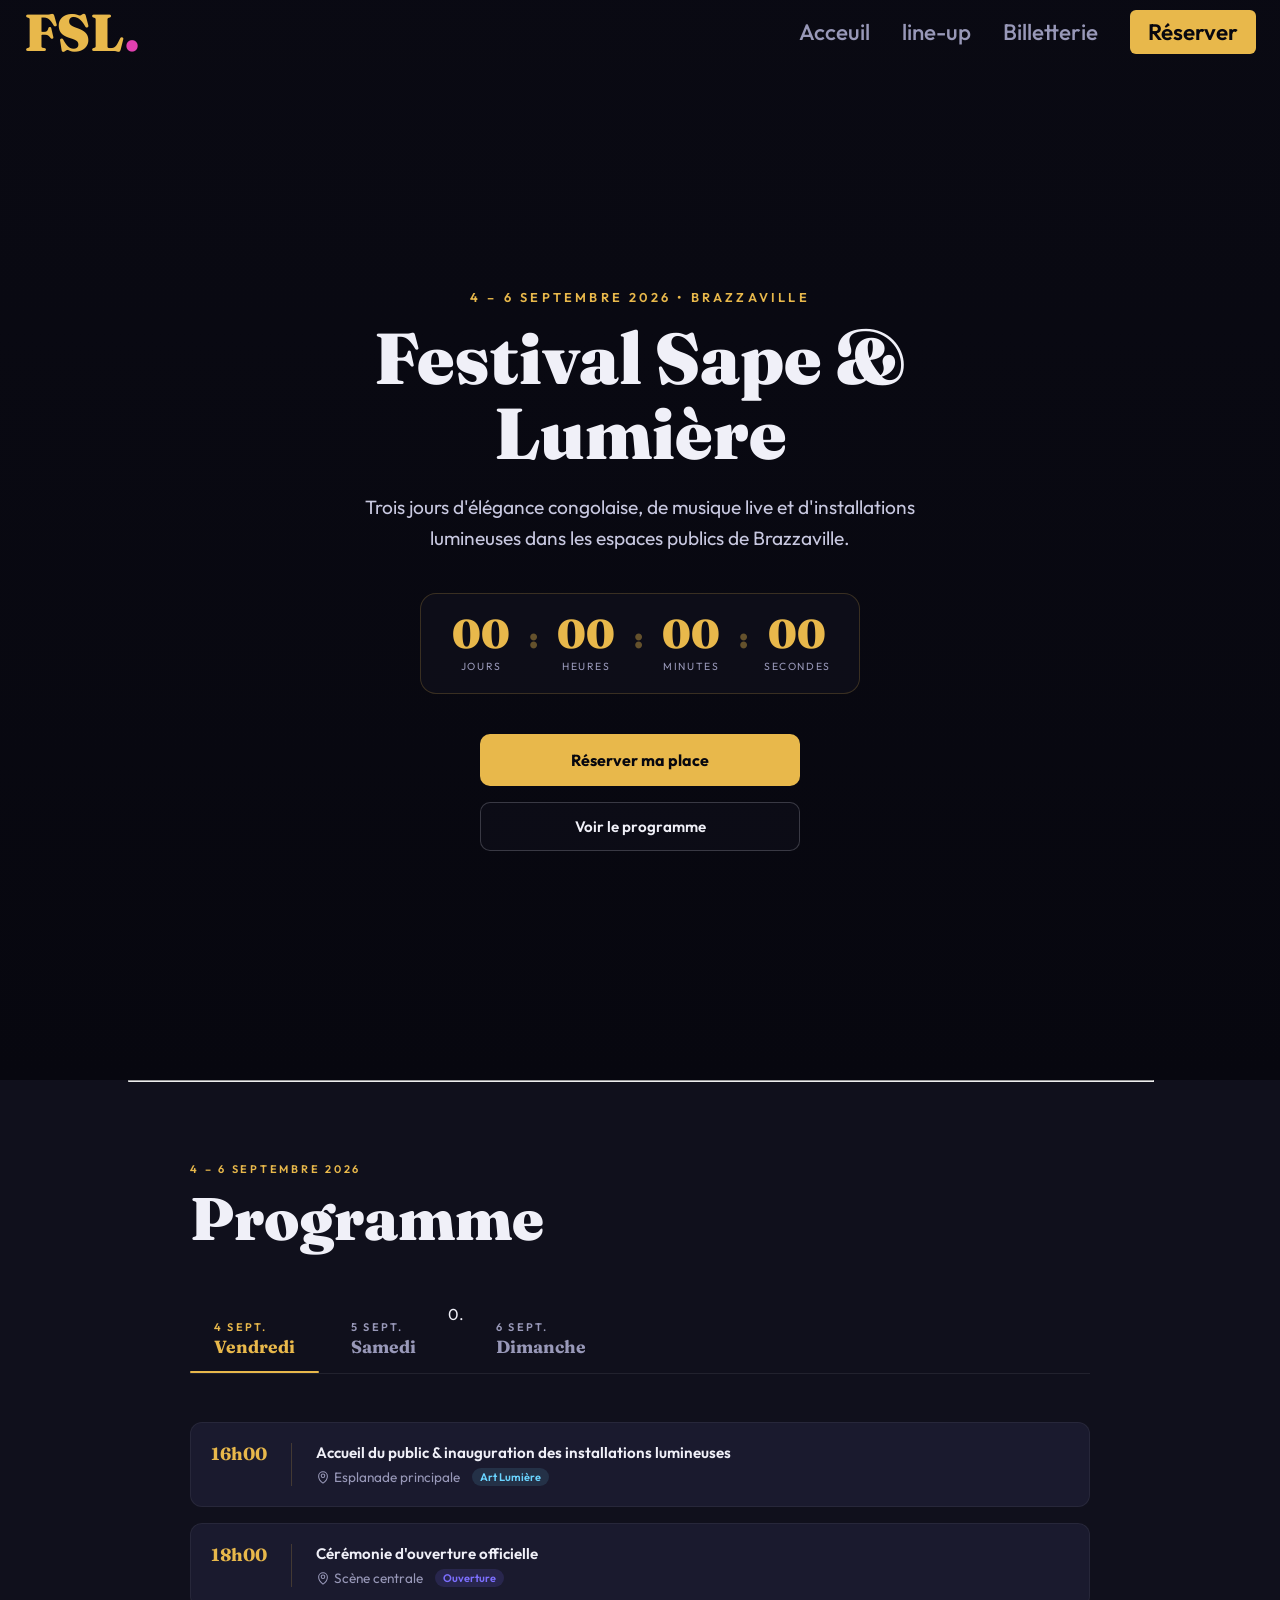
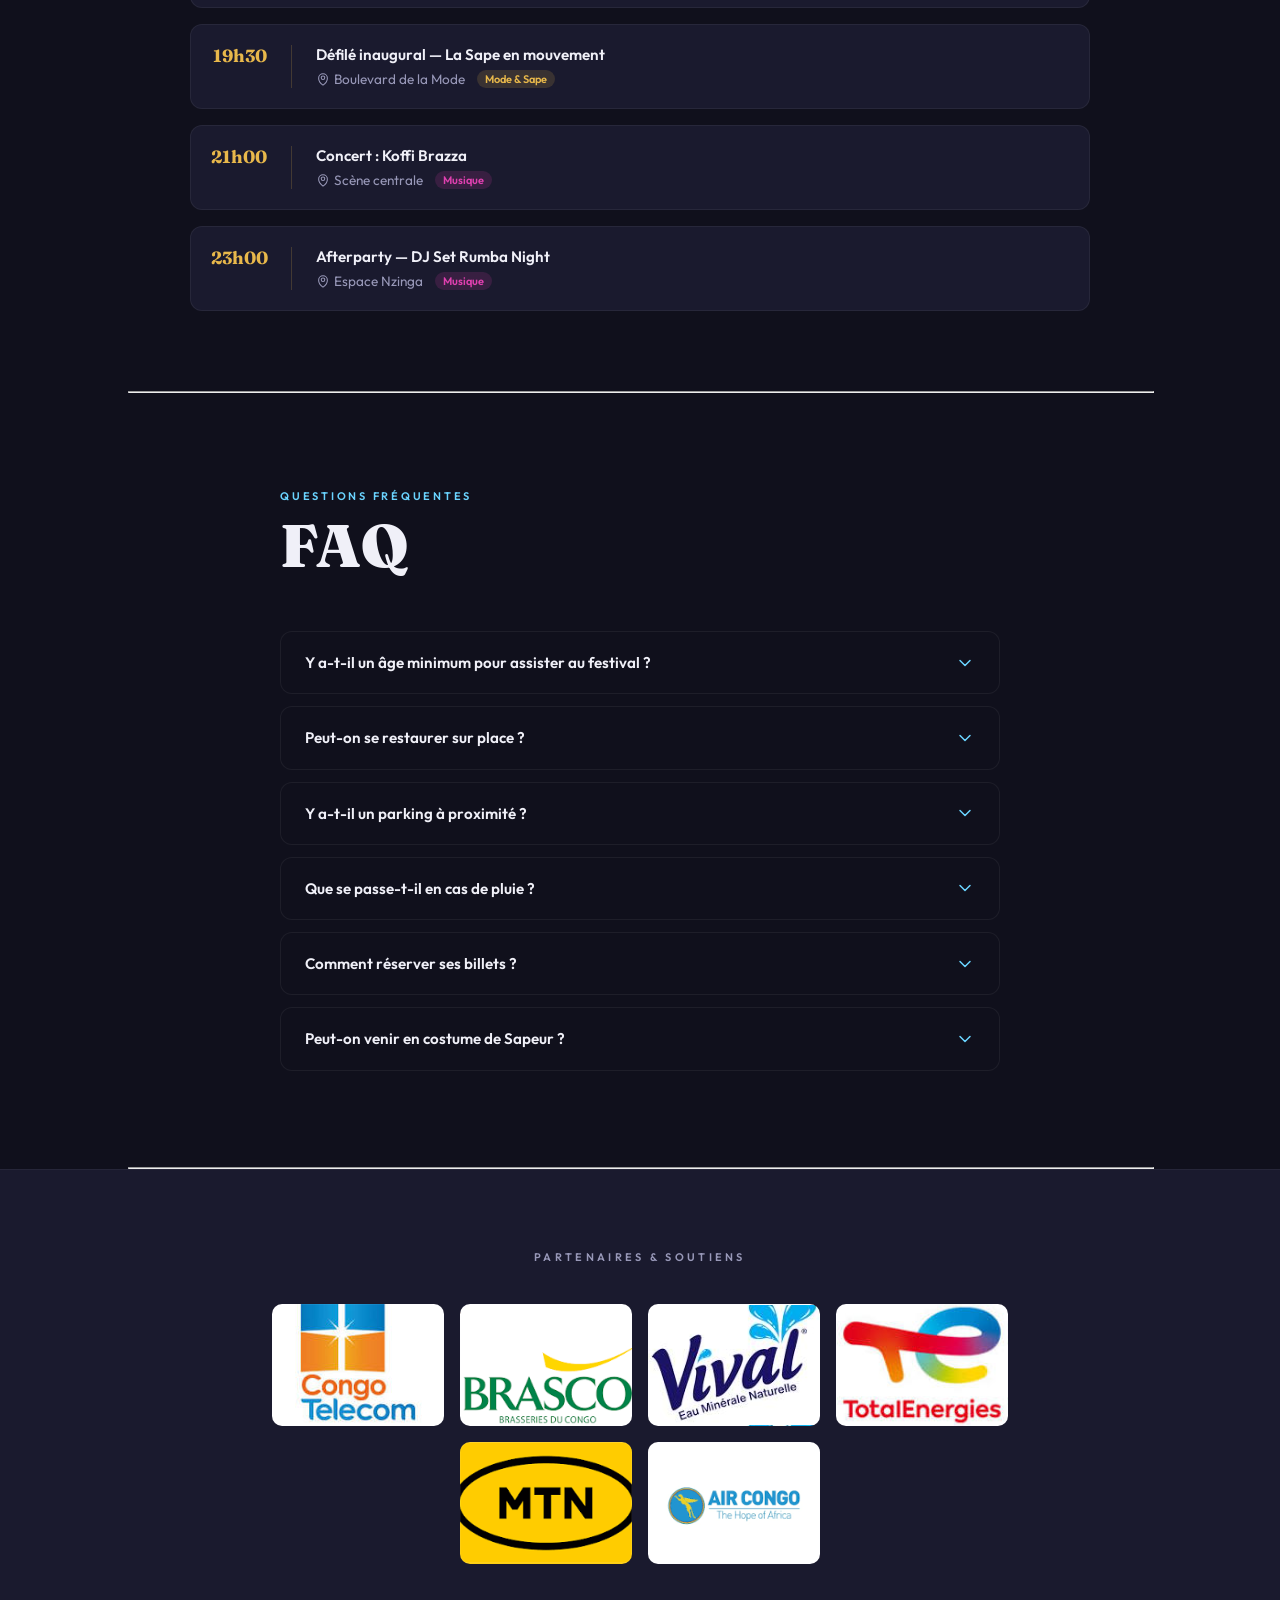
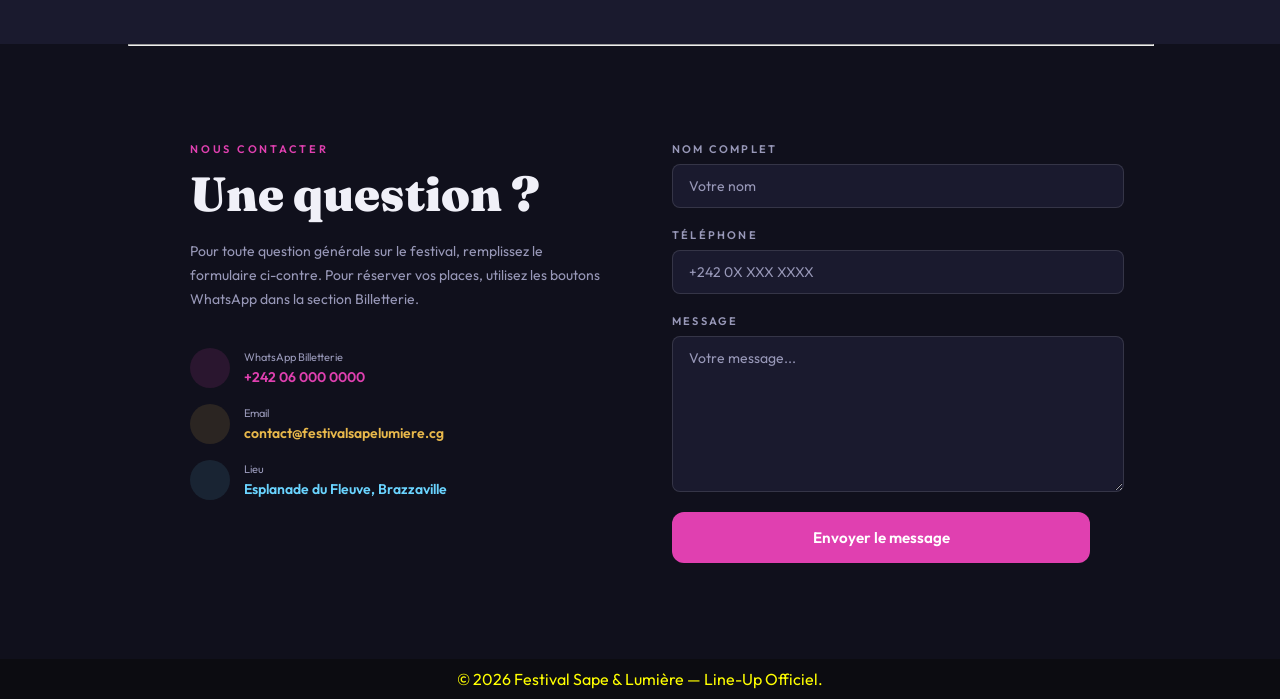
<file: index.html>
<!DOCTYPE html>
<html lang="en">
<head>
    <meta charset="UTF-8">
    <meta name="viewport" content="width=device-width, initial-scale=1.0">
    <link rel="stylesheet" href="style.css">
    <link href="https://fonts.googleapis.com/css2?family=Fraunces:wght@700;900&family=Outfit:wght@400;500;600&display=swap" rel="stylesheet" />
  
    <title>Festival-Sape-Lumière</title>
</head>
<body>
    <header>
     <nav id="navbar">
    <div class="nav-inner">
      <a href="#" class="nav-logo">FSL<span>.</span></a>

      <div class="nav-links">
        <a href="index.html">Acceuil</a>
        <a href="lineup.html">line-up</a>
        <a href="billetterie.html">Billetterie</a>
        <a href="billetterie.html" class="nav-cta">Réserver</a>
      </div>

      <button class="burger" id="burger" aria-label="Menu" aria-expanded="false">
        <span></span>
        <span></span>
        <span></span>
      </button>
    </div>

    <div class="mobile-menu" id="mobile-menu">
      <a href="index.html">Accueil</a>
      <a href="lineup.html">line-up</a>
      <a href="billetterie.html">billetterie</a>
     
    </div>
  </nav>

  <!-- Hero Section -->
  <section id="hero">
    <div class="hero-slider">
    <div class="slide slide1"></div>
    <div class="slide slide2"></div>
    <div class="slide slide3"></div>
    <div class="slide slide4"></div>
  </div>

    <div class="hero-content">
      <p class="hero-badge">4 – 6 Septembre 2026 • Brazzaville</p>
      <h1 class="hero-title">Festival Sape & Lumière</h1>
      <p class="hero-subtitle">
        Trois jours d'élégance congolaise, de musique live et d'installations lumineuses dans les espaces publics de Brazzaville.
      </p>

      <!-- Compte à rebours -->
      <div class="countdown-grid">
        <div class="countdown-item">
          <span class="countdown-number" id="days">00</span>
          <span class="countdown-label">Jours</span>
        </div>
        <span class="countdown-colon">:</span>
        <div class="countdown-item">
          <span class="countdown-number" id="hours">00</span>
          <span class="countdown-label">Heures</span>
        </div>
        <span class="countdown-colon">:</span>
        <div class="countdown-item">
          <span class="countdown-number" id="minutes">00</span>
          <span class="countdown-label">Minutes</span>
        </div>
        <span class="countdown-colon">:</span>
        <div class="countdown-item">
          <span class="countdown-number" id="seconds">00</span>
          <span class="countdown-label">Secondes</span>
        </div>
      </div>

      
      <div class="hero-actions">
        <a href="billetterie.html" class="btn-primary">Réserver ma place</a>
        <a href="" class="btn-secondary">
           Voir le programme
        </a>
      </div>
    </div>
  </section>   
    </header>

    <main><hr>
      <section id="programme">
    <div class="prog-inner">
    <p class="prog-eyebrow">4 – 6 Septembre 2026</p>
    <h2 class="prog-title">Programme</h2>

    <div class="prog-tabs">
      <button class="prog-tab active" data-day="vendredi">
        <span class="tab-date">4 Sept.</span>
        <span class="tab-day">Vendredi</span>
        <span class="tab-indicator"></span>
      </button>
      <button class="prog-tab" data-day="samedi">
        <span class="tab-date">5 Sept.</span>
        <span class="tab-day">Samedi</span>
        <span class="tab-indicator"></span>
      </button>0.
      <button class="prog-tab" data-day="dimanche">
        <span class="tab-date">6 Sept.</span>
        <span class="tab-day">Dimanche</span>
        <span class="tab-indicator"></span>
      </button>
    </div>

    <div class="prog-events" id="prog-events"></div>
  </div>
</section><hr>
<!--FAQ-->
 <section id="faq">
  <div class="faq-inner">
    <p class="faq-eyebrow">Questions fréquentes</p>
    <h2 class="faq-title">FAQ</h2>

    <div class="faq-list" id="faq-list"></div>
  </div>
</section><hr>
<!--partenaire-->
<section id="partenaires">
  <div class="partenaires-inner">
    <p class="partenaires-eyebrow">Partenaires &amp; soutiens</p>
    <div class="partenaires-grid" id="partenaires-grid">

      <div class="partenaire-card img1"></div>
      <div class="partenaire-card img2"></div>
      <div class="partenaire-card img3"></div>
      <div class="partenaire-card img4"></div>
      <div class="partenaire-card img5"></div>
      <div class="partenaire-card img6"></div>
    </div>
  </div>
</section><hr>

  <section id="contact">
  <div class="contact-inner">

    <!-- Colonne gauche -->
    <div>
      <p class="contact-eyebrow">Nous contacter</p>
      <h2 class="contact-title">Une question ?</h2>
      <p class="contact-desc">
        Pour toute question générale sur le festival, remplissez le formulaire ci-contre.
        Pour réserver vos places, utilisez les boutons WhatsApp dans la section Billetterie.
      </p>

      <div class="contact-infos">

        <div class="contact-info-item">
          <div class="contact-icon" style="background: rgba(224,64,176,0.12);">

          </div>
          <div class="contact-info-text">
            <p>WhatsApp Billetterie</p>
            <a href="https://wa.me/242060000000" style="color: #e040b0;">+242 06 000 0000</a>
          </div>
        </div>

        <div class="contact-info-item">
          <div class="contact-icon" style="background: rgba(232,184,75,0.12);">

          </div>
          <div class="contact-info-text">
            <p>Email</p>
            <span style="color: #e8b84b;">contact@festivalsapelumiere.cg</span>
          </div>
        </div>

        <div class="contact-info-item">
          <div class="contact-icon" style="background: rgba(106,212,255,0.10);">
            
          </div>
          <div class="contact-info-text">
            <p>Lieu</p>
            <span style="color: #6ad4ff;">Esplanade du Fleuve, Brazzaville</span>
          </div>
        </div>

      </div>
    </div>

    <!-- Colonne droite : formulaire -->
    <div>
      <form class="contact-form" id="contact-form" novalidate>
        <div class="form-field">
          <label for="nom">Nom complet</label>
          <input type="text" id="nom" name="nom" placeholder="Votre nom" required />
        </div>
        <div class="form-field">
          <label for="telephone">Téléphone</label>
          <input type="tel" id="telephone" name="telephone" placeholder="+242 0X XXX XXXX" required />
        </div>
        <div class="form-field">
          <label for="message">Message</label>
          <textarea id="message" name="message" placeholder="Votre message..." required></textarea>
        </div>
        <button type="submit" class="form-submit">Envoyer le message</button>
      </form>

      <div class="success-box" id="success-box">
        <div class="success-icon">
          <svg width="32" height="32" viewBox="0 0 32 32" fill="none">
            <path d="M8 16l6 6 10-10" stroke="#4ddb9a" stroke-width="2.5" stroke-linecap="round" stroke-linejoin="round"/>
          </svg>
        </div>
        <h3>Message envoyé !</h3>
        <p>Nous vous répondrons dans les 48 heures.</p>
        <button onclick="resetForm()">Envoyer un autre message</button>
      </div>
    </div>

  </div>
</section>

<main>
   
    </main>

    <footer class="footer">
        <p> &copy; 2026 Festival Sape & Lumière — Line-Up Officiel.</p>
    </footer>
    <script src="app.js"></script>
</body>
</html>
</file>
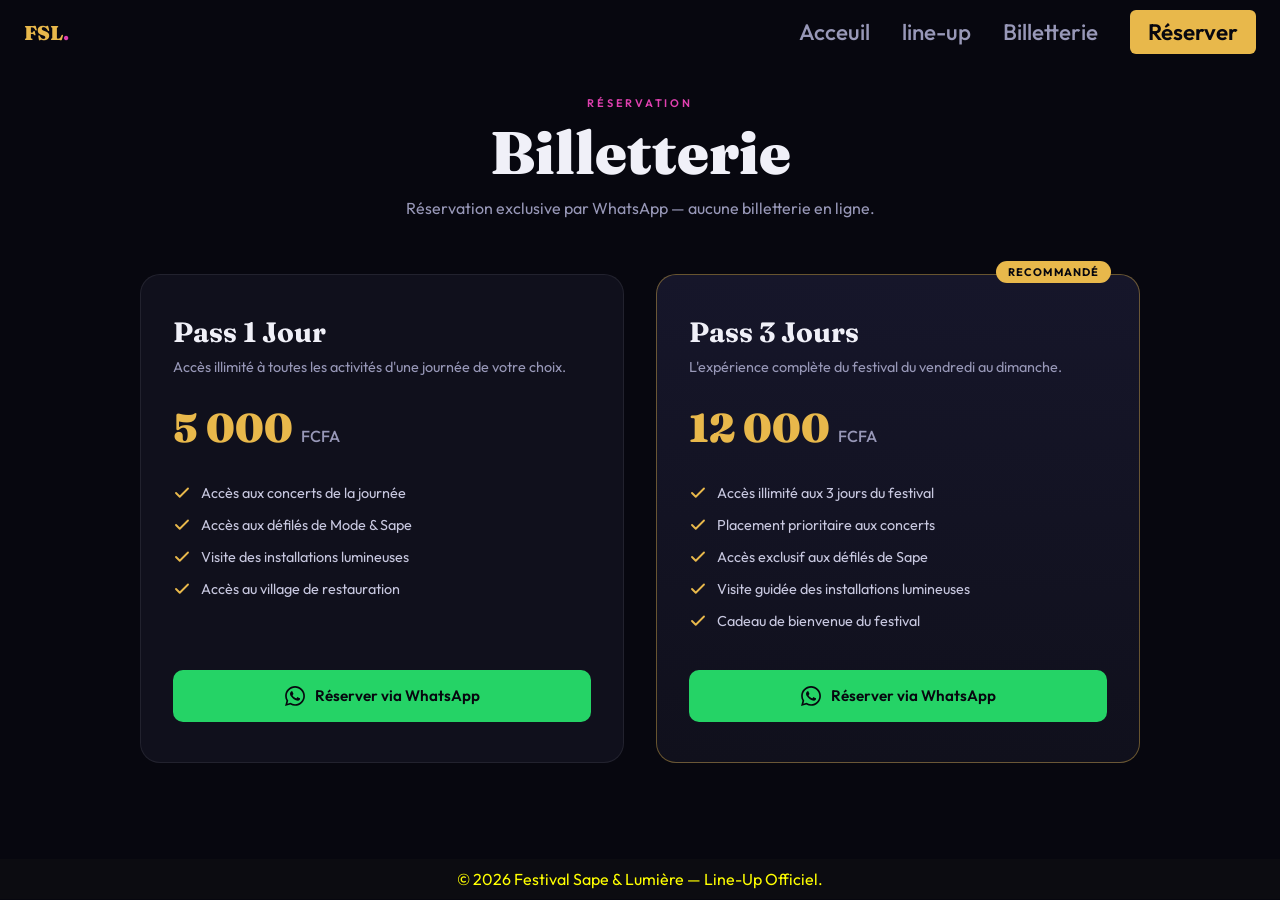
<file: billetterie.html>
<!DOCTYPE html>
<html lang="en">
<head>
    <meta charset="UTF-8">
    <meta name="viewport" content="width=device-width, initial-scale=1.0">
    <link rel="stylesheet" href="billetterie.css">
    <link href="https://fonts.googleapis.com/css2?family=Fraunces:wght@700;900&family=Outfit:wght@400;500;600&display=swap" rel="stylesheet" />
  
    <title>Billetterie</title>
</head>
<body>
    <header>
        
       <nav id="navbar">
    <div class="nav-inner">
      <a href="#" class="nav-logo">FSL<span>.</span></a>

      <div class="nav-links">
        <a href="index.html">Acceuil</a>
        <a href="lineup.html">line-up</a>
        <a href="billetterie.html">Billetterie</a>
        <a href="" class="nav-cta">Réserver</a>
      </div>

      <button class="burger" id="burger" aria-label="Menu" aria-expanded="false">
        <span></span>
        <span></span>
        <span></span>
      </button>
    </div>

    <div class="mobile-menu" id="mobile-menu">
      <a href="index.html">Accueil</a>
      <a href="lineup.html">line-up</a>
      <a href="billetterie.html">billetterie</a>
     
    </header>
    <main>
    <section id="billetterie">
    <div class="ticket-inner">
    <p class="ticket-eyebrow">Réservation</p>
    <h2 class="ticket-title">Billetterie</h2>
    <p class="ticket-subtitle">Réservation exclusive par WhatsApp — aucune billetterie en ligne.</p>

    <div class="ticket-grid" id="ticket-grid"></div>
  </div>
</section>
    </main>
    
    <footer class="footer">
        <p> &copy; 2026 Festival Sape & Lumière — Line-Up Officiel.</p>
    </footer>
    <script>
    const PHONE_NUMBER = "242060000000"; 

  const TICKETS = [
    {
      name: "Pass 1 Jour",
      desc: "Accès illimité à toutes les activités d'une journée de votre choix.",
      price: "5 000",
      currency: "FCFA",
      popular: false,
      features: [
        "Accès aux concerts de la journée",
        "Accès aux défilés de Mode & Sape",
        "Visite des installations lumineuses",
        "Accès au village de restauration"
      ]
    },
    {
      name: "Pass 3 Jours",
      desc: "L'expérience complète du festival du vendredi au dimanche.",
      price: "12 000",
      currency: "FCFA",
      popular: true,
      features: [
        "Accès illimité aux 3 jours du festival",
        "Placement prioritaire aux concerts",
        "Accès exclusif aux défilés de Sape",
        "Visite guidée des installations lumineuses",
        "Cadeau de bienvenue du festival"
      ]
    }
  ];

  const checkIcon = `<svg viewBox="0 0 24 24" fill="none" stroke="currentColor" stroke-width="2.5" stroke-linecap="round" stroke-linejoin="round"><polyline points="20 6 9 17 4 12"></polyline></svg>`;
  const whatsappIcon = `<svg viewBox="0 0 24 24"><path d="M.057 24l1.687-6.163c-1.041-1.804-1.588-3.849-1.587-5.946.003-6.556 5.338-11.891 11.893-11.891 3.181.001 6.167 1.24 8.413 3.488 2.245 2.248 3.481 5.236 3.48 8.414-.003 6.557-5.338 11.892-11.893 11.892-1.99-.001-3.951-.5-5.688-1.448l-6.305 1.654zm6.597-3.807c1.676.995 3.276 1.591 5.392 1.592 5.448 0 9.886-4.434 9.889-9.885.002-5.462-4.415-9.89-9.881-9.892-5.452 0-9.887 4.434-9.889 9.884-.001 2.225.651 3.891 1.746 5.634l-.999 3.648 3.742-.981zm11.387-5.464c-.074-.124-.272-.198-.57-.347-.297-.149-1.758-.868-2.031-.967-.272-.099-.47-.149-.669.149-.198.297-.768.967-.941 1.165-.173.198-.347.223-.644.074-.297-.149-1.255-.462-2.39-1.475-.883-.788-1.48-1.761-1.653-2.059-.173-.297-.018-.458.13-.606.134-.133.297-.347.446-.521.151-.172.2-.296.3-.495.099-.198.05-.372-.025-.521-.075-.148-.669-1.611-.916-2.206-.242-.579-.487-.501-.669-.51l-.57-.01c-.198 0-.52.074-.792.372s-1.04 1.016-1.04 2.479 1.065 2.876 1.213 3.074c.149.198 2.095 3.2 5.076 4.487.709.306 1.263.489 1.694.626.712.226 1.36.194 1.872.118.571-.085 1.758-.719 2.006-1.413.248-.695.248-1.29.173-1.414z"/></svg>`;

  function renderTickets() {
    const grid = document.getElementById('ticket-grid');
    grid.innerHTML = TICKETS.map(ticket => {
      const message = encodeURIComponent(`Bonjour, je souhaite réserver un Pass ${ticket.name} pour le Festival Sape & Lumière.`);
      const whatsappUrl = `https://wa.me/${PHONE_NUMBER}?text=${message}`;

      return `
        <div class="ticket-card ${ticket.popular ? 'popular' : ''}">
          ${ticket.popular ? '<span class="badge-popular">Recommandé</span>' : ''}
          <div>
            <h3 class="ticket-name">${ticket.name}</h3>
            <p class="ticket-desc">${ticket.desc}</p>
            <div class="ticket-price">${ticket.price} <span>${ticket.currency}</span></div>
            <ul class="ticket-features">
              ${ticket.features.map(f => `<li>${checkIcon} ${f}</li>`).join('')}
            </ul>
          </div>
          <a href="${whatsappUrl}" target="_blank" rel="noopener noreferrer" class="btn-whatsapp">
            ${whatsappIcon} Réserver via WhatsApp
          </a>
        </div>
      `;
    }).join('');
  }

  renderTickets();

    //menu burger  
    const navbar = document.getElementById('navbar');
    const burger = document.getElementById('burger');
    const menu = document.getElementById('mobile-menu');

    window.addEventListener('scroll', () => {
      navbar.classList.toggle('scrolled', window.scrollY > 50);
    }, { passive: true });

    burger.addEventListener('click', () => {
      const isOpen = menu.classList.toggle('open');
      burger.classList.toggle('open', isOpen);
      burger.setAttribute('aria-expanded', isOpen);
    });

    menu.querySelectorAll('a').forEach(link => {
      link.addEventListener('click', () => {
        menu.classList.remove('open');
        burger.classList.remove('open');
        burger.setAttribute('aria-expanded', 'false');
      });
    });
</script>
   
</body>
</html>
</file>
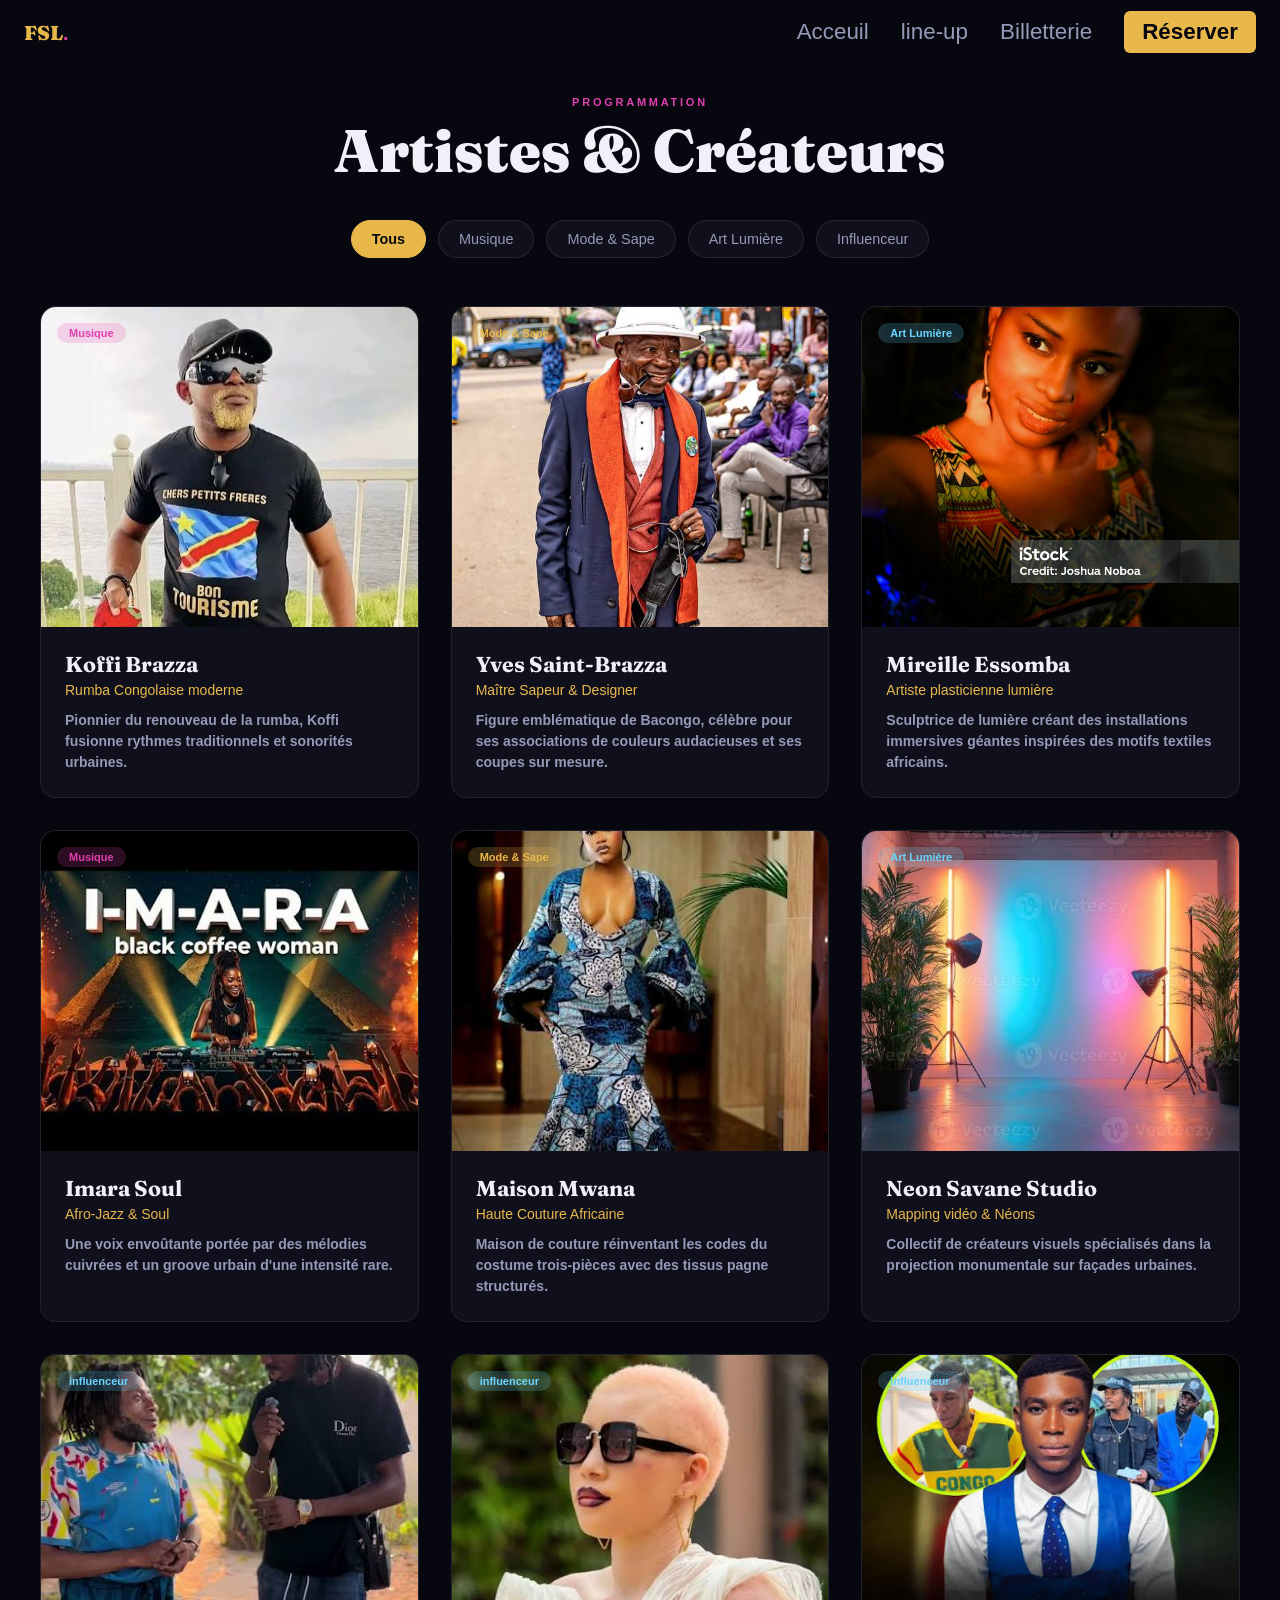
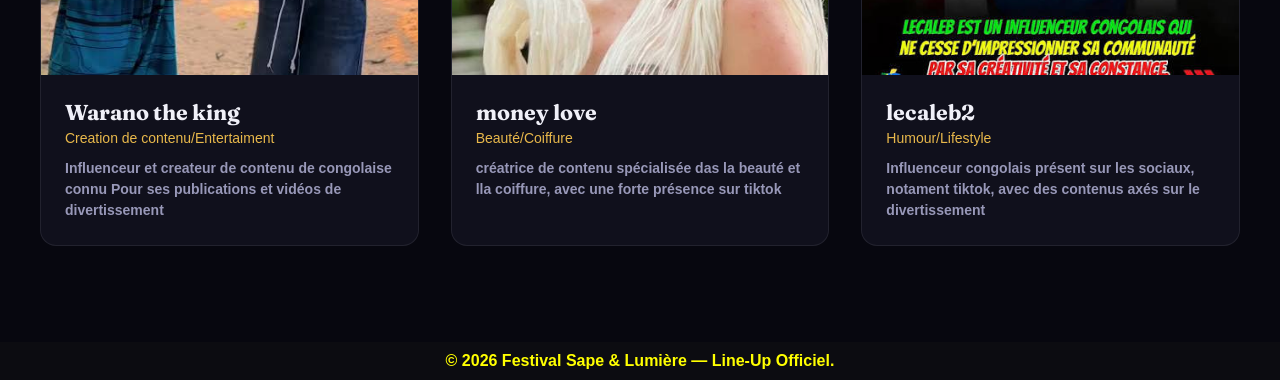
<file: lineup.html>
<!DOCTYPE html>
<html lang="en">
<head>
    <meta charset="UTF-8">
    <meta name="viewport" content="width=device-width, initial-scale=1.0">
    <link rel="stylesheet" href="lineup.css">
    <link href="https://fonts.googleapis.com/css2?family=Fraunces:wght@700;900&family=Outfit:wght@400;500;600&display=swap" rel="stylesheet" />
  
    <title>line-up</title>
</head>
<body>
<header>
        
     <nav id="navbar">
    <div class="nav-inner">
      <a href="#" class="nav-logo">FSL<span>.</span></a>

      <div class="nav-links">
        <a href="index.html">Acceuil</a>
        <a href="lineup.html">line-up</a>
        <a href="billetterie.html">Billetterie</a>
        <a href="" class="nav-cta">Réserver</a>
      </div>

      <button class="burger" id="burger" aria-label="Menu" aria-expanded="false">
        <span></span>
        <span></span>
        <span></span>
      </button>
    </div>

    <div class="mobile-menu" id="mobile-menu">
      <a href="index.html">Accueil</a>
      <a href="lineup.html">line-up</a>
      <a href="billetterie.html">billetterie</a>
     
            
        
    </header>


    <main>
    <section id="artistes">
  <div class="artist-inner">
    <p class="artist-eyebrow">Programmation</p>
    <h2 class="artist-title">Artistes & Créateurs</h2>

    <div class="filter-buttons">
      <button class="filter-btn active" data-filter="all">Tous</button>
      <button class="filter-btn" data-filter="musique">Musique</button>
      <button class="filter-btn" data-filter="mode">Mode & Sape</button>
      <button class="filter-btn" data-filter="lumiere">Art Lumière</button>
      <button class="filter-btn" data-filter="lumiere">Influenceur</button>
    </div>

    <div class="artist-grid" id="artist-grid"></div>
  </div>
</section>
    </main>
    <footer class="footer">
        <p> &copy; 2026 Festival Sape & Lumière — Line-Up Officiel.</p>
    </footer>
    <script>
    
  const CATEGORY_STYLES = {
    'musique': { name: 'Musique', bg: 'rgba(224, 64, 176, 0.2)', text: '#e040b0' },
    'mode':    { name: 'Mode & Sape', bg: 'rgba(232, 184, 75, 0.2)', text: '#e8b84b' },
    'lumiere': { name: 'Art Lumière', bg: 'rgba(106, 212, 255, 0.2)', text: '#6ad4ff' },
    'influenceur': { name: 'influenceur', bg: 'rgba(106, 212, 255, 0.2)', text: '#6ad4ff' }
  };

  const ARTISTS = [
    {
      name: "Koffi Brazza",
      category: "musique",
      discipline: "Rumba Congolaise moderne",
      bio: "Pionnier du renouveau de la rumba, Koffi fusionne rythmes traditionnels et sonorités urbaines.",
      image: "koffi de brazza.jfif"
    },
    {
      name: "Yves Saint-Brazza",
      category: "mode",
      discipline: "Maître Sapeur & Designer",
      bio: "Figure emblématique de Bacongo, célèbre pour ses associations de couleurs audacieuses et ses coupes sur mesure.",
      image: "iyves saint de brazza.jfif"
    },
    {
      name: "Mireille Essomba",
      category: "lumiere",
      discipline: "Artiste plasticienne lumière",
      bio: "Sculptrice de lumière créant des installations immersives géantes inspirées des motifs textiles africains.",
      image: "istockphoto-1268391609-1024x1024.jpg"
    },
    {
      name: "Imara Soul",
      category: "musique",
      discipline: "Afro-Jazz & Soul",
      bio: "Une voix envoûtante portée par des mélodies cuivrées et un groove urbain d'une intensité rare.",
      image: "imara.jfif"
    },
    {
      name: "Maison Mwana",
      category: "mode",
      discipline: "Haute Couture Africaine",
      bio: "Maison de couture réinventant les codes du costume trois-pièces avec des tissus pagne structurés.",
      image: "maison mwana.jfif"
    },
    {
      name: "Neon Savane Studio",
      category: "lumiere",
      discipline: "Mapping vidéo & Néons",
      bio: "Collectif de créateurs visuels spécialisés dans la projection monumentale sur façades urbaines.",
      image: "neon savane.jfif"
    },
    {
      name: "Warano the king",
      category: "influenceur",
      discipline: "Creation de contenu/Entertaiment",
      bio: "Influenceur et createur de contenu de congolaise connu Pour ses publications et vidéos de divertissement",
      image: "warano.jfif"
    },
    {
      name: "money love",
      category: "influenceur",
      discipline: "Beauté/Coiffure",
      bio: "créatrice de contenu spécialisée das la beauté et lla coiffure, avec une forte présence sur tiktok",
      image: "money love.jfif"
    },
    {
      name: "lecaleb2",
      category: "influenceur",
      discipline: "Humour/Lifestyle",
      bio: "Influenceur congolais présent sur les sociaux, notament tiktok, avec des contenus axés sur le divertissement",
      image: "lecaleb2.jfif"
    }
  ];

  function renderArtists(filter = 'all') {
    const grid = document.getElementById('artist-grid');
    const filtered = filter === 'all' 
      ? ARTISTS 
      : ARTISTS.filter(a => a.category === filter);

    grid.innerHTML = filtered.map(artist => {
      const style = CATEGORY_STYLES[artist.category];
      return `
        <div class="artist-card">
          <div class="artist-img-wrapper">
            <img src="${artist.image}" alt="${artist.name}" class="artist-img" loading="lazy" />
            <span class="artist-badge" style="background: ${style.bg}; color: ${style.text}">
              ${style.name}
            </span>
          </div>
          <div class="artist-info">
            <h3 class="artist-name">${artist.name}</h3>
            <p class="artist-discipline">${artist.discipline}</p>
            <p class="artist-bio">${artist.bio}</p>
          </div>
        </div>
      `;
    }).join('');
  }

  // Filtrage par boutons
  document.querySelectorAll('.filter-btn').forEach(button => {
    button.addEventListener('click', () => {
      document.querySelectorAll('.filter-btn').forEach(btn => btn.classList.remove('active'));
      button.classList.add('active');
      renderArtists(button.dataset.filter);
    });
  });

  // Rendu initial
  renderArtists();
    </script>
    <script src="app.js"></script>
</body>
</html>
</file>
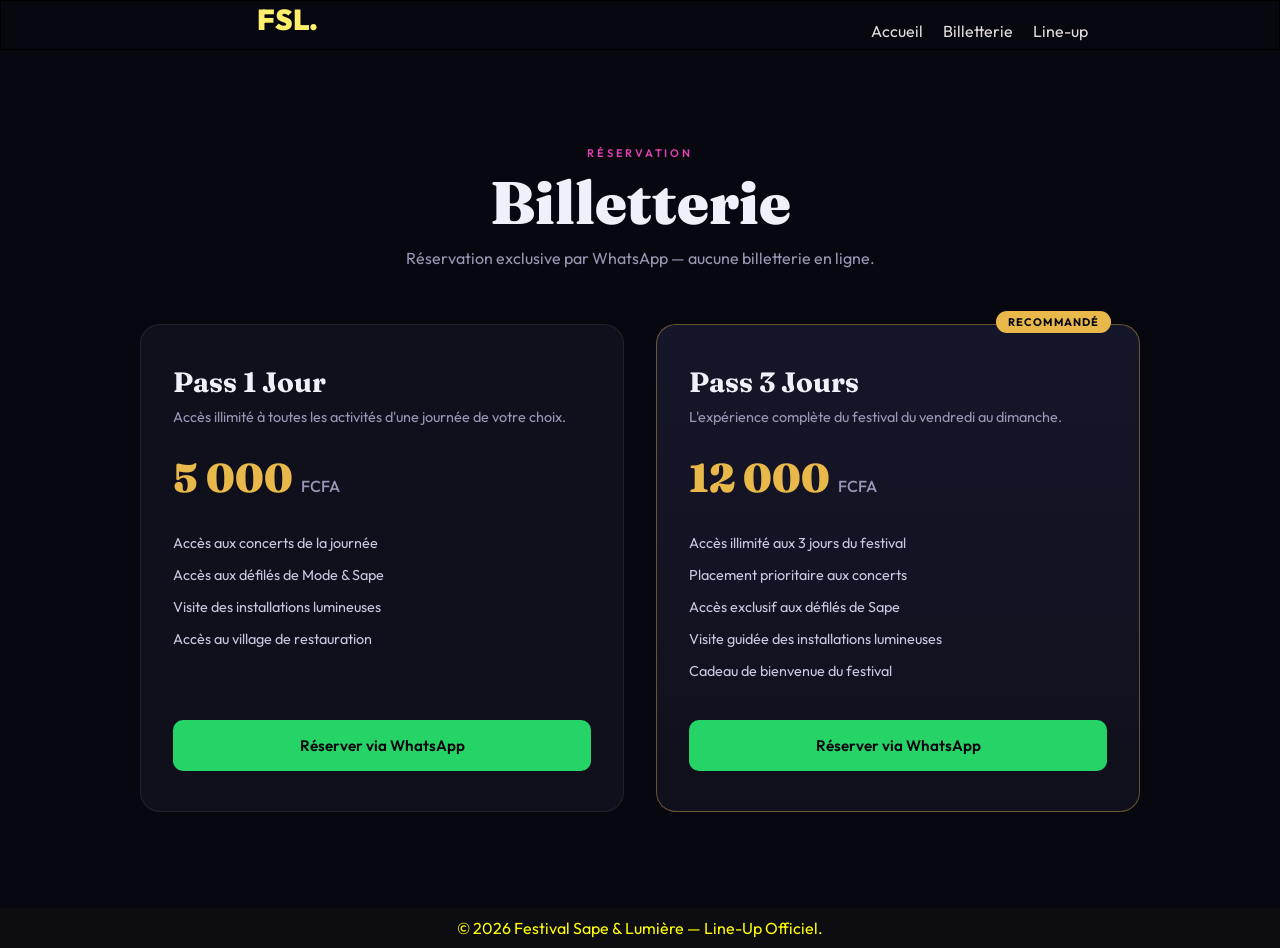
<file: Billetterie/billetterie.html>
<!DOCTYPE html>
<html lang="en">
<head>
    <meta charset="UTF-8">
    <meta name="viewport" content="width=device-width, initial-scale=1.0">
    <link rel="stylesheet" href="billetterie.css">
    <link href="https://fonts.googleapis.com/css2?family=Fraunces:wght@700;900&family=Outfit:wght@400;500;600&display=swap" rel="stylesheet" />
  
    <title>Billetterie</title>
</head>
<body>
    <header>
        
        <section id="section1">
            <h1 class="h1"><strong class="FSL">FSL.</strong></h1>
            <nav>
                <ul id="ul">
                    <li><a href="./index.html">Accueil</a></li>
                    <li><a href="billetterie.html">Billetterie</a></li>
                    <li> <a href="./line-up/lineup.html">Line-up</a></li>
                </ul>
            </nav>
            <div class="header_burger">
    <svg xmlns="http://www.w3.org/2000/svg" fill="none" viewBox="0 0 24 24" stroke-width="1.5" stroke="currentColor" class="size-6">
  <path stroke-linecap="round" stroke-linejoin="round" d="M3.75 6.75h16.5M3.75 12h16.5m-16.5 5.25h16.5" />
</svg>
            </div>
        </section>
        
    </header>
    <main>
    <section id="billetterie">
    <div class="ticket-inner">
    <p class="ticket-eyebrow">Réservation</p>
    <h2 class="ticket-title">Billetterie</h2>
    <p class="ticket-subtitle">Réservation exclusive par WhatsApp — aucune billetterie en ligne.</p>

    <div class="ticket-grid" id="ticket-grid"></div>
  </div>
</section>
    </main>
    
    <footer class="footer">
        <p> &copy; 2026 Festival Sape & Lumière — Line-Up Officiel.</p>
    </footer>
    <script>
    const PHONE_NUMBER = "242060000000"; 

  const TICKETS = [
    {
      name: "Pass 1 Jour",
      desc: "Accès illimité à toutes les activités d'une journée de votre choix.",
      price: "5 000",
      currency: "FCFA",
      popular: false,
      features: [
        "Accès aux concerts de la journée",
        "Accès aux défilés de Mode & Sape",
        "Visite des installations lumineuses",
        "Accès au village de restauration"
      ]
    },
    {
      name: "Pass 3 Jours",
      desc: "L'expérience complète du festival du vendredi au dimanche.",
      price: "12 000",
      currency: "FCFA",
      popular: true,
      features: [
        "Accès illimité aux 3 jours du festival",
        "Placement prioritaire aux concerts",
        "Accès exclusif aux défilés de Sape",
        "Visite guidée des installations lumineuses",
        "Cadeau de bienvenue du festival"
      ]
    }
  ];

  const checkIcon = `<svg viewBox="0 0 24 24" fill="none" stroke="currentColor" stroke-width="2.5" stroke-linecap="round" stroke-linejoin="round"><polyline points="20 6 9 17 4 12"></polyline></svg>`;
  const whatsappIcon = `<svg viewBox="0 0 24 24"><path d="M.057 24l1.687-6.163c-1.041-1.804-1.588-3.849-1.587-5.946.003-6.556 5.338-11.891 11.893-11.891 3.181.001 6.167 1.24 8.413 3.488 2.245 2.248 3.481 5.236 3.48 8.414-.003 6.557-5.338 11.892-11.893 11.892-1.99-.001-3.951-.5-5.688-1.448l-6.305 1.654zm6.597-3.807c1.676.995 3.276 1.591 5.392 1.592 5.448 0 9.886-4.434 9.889-9.885.002-5.462-4.415-9.89-9.881-9.892-5.452 0-9.887 4.434-9.889 9.884-.001 2.225.651 3.891 1.746 5.634l-.999 3.648 3.742-.981zm11.387-5.464c-.074-.124-.272-.198-.57-.347-.297-.149-1.758-.868-2.031-.967-.272-.099-.47-.149-.669.149-.198.297-.768.967-.941 1.165-.173.198-.347.223-.644.074-.297-.149-1.255-.462-2.39-1.475-.883-.788-1.48-1.761-1.653-2.059-.173-.297-.018-.458.13-.606.134-.133.297-.347.446-.521.151-.172.2-.296.3-.495.099-.198.05-.372-.025-.521-.075-.148-.669-1.611-.916-2.206-.242-.579-.487-.501-.669-.51l-.57-.01c-.198 0-.52.074-.792.372s-1.04 1.016-1.04 2.479 1.065 2.876 1.213 3.074c.149.198 2.095 3.2 5.076 4.487.709.306 1.263.489 1.694.626.712.226 1.36.194 1.872.118.571-.085 1.758-.719 2.006-1.413.248-.695.248-1.29.173-1.414z"/></svg>`;

  function renderTickets() {
    const grid = document.getElementById('ticket-grid');
    grid.innerHTML = TICKETS.map(ticket => {
      const message = encodeURIComponent(`Bonjour, je souhaite réserver un Pass ${ticket.name} pour le Festival Sape & Lumière.`);
      const whatsappUrl = `https://wa.me/${PHONE_NUMBER}?text=${message}`;

      return `
        <div class="ticket-card ${ticket.popular ? 'popular' : ''}">
          ${ticket.popular ? '<span class="badge-popular">Recommandé</span>' : ''}
          <div>
            <h3 class="ticket-name">${ticket.name}</h3>
            <p class="ticket-desc">${ticket.desc}</p>
            <div class="ticket-price">${ticket.price} <span>${ticket.currency}</span></div>
            <ul class="ticket-features">
              ${ticket.features.map(f => `<li>${checkIcon} ${f}</li>`).join('')}
            </ul>
          </div>
          <a href="${whatsappUrl}" target="_blank" rel="noopener noreferrer" class="btn-whatsapp">
            ${whatsappIcon} Réserver via WhatsApp
          </a>
        </div>
      `;
    }).join('');
  }

  renderTickets();
</script>
    
</body>
</html>
</file>
<file: style.css>
*{
margin: 0;
padding: 0;
font-family: 'Outfit', sans-serif;
text-decoration: none;
}
/*entete et hero section */
ody {
      font-family: 'Outfit', sans-serif;
      background: #07070f;
      color: #f0f0f8;
      min-height: 100vh;
    }

    /* ── Header / Navigation ── */
    nav {
      position: fixed;
      top: 0; left: 0; right: 0;
      z-index: 50;
      transition: background 0.3s, backdrop-filter 0.3s, border-color 0.3s;
    }

    nav.scrolled {
      background: rgba(7, 7, 15, 0.96);
      border-bottom: 1px solid rgba(232, 184, 75, 0.15);
    }
    
    .nav-inner {
      max-width: 1280px;
      margin: 0 auto;
      padding: 0 24px;
      height: 64px;
      display: flex;
      align-items: center;
      justify-content: space-between;
    }

    .nav-logo {
      font-family: 'Fraunces', Georgia, serif;
      font-weight: 900;
      font-size: 3.25rem;
      color: #e8b84b;
      text-decoration: none;
    }

    .nav-logo span { color: #e040b0; }

    .nav-links {
      display: flex;
      align-items: center;
      gap: 32px;
    }
    hr{
     width: 80%;
     margin-left: 10%;
    }

    .nav-links a {
      font-size: 1.4rem;
      font-weight: 500;
      color: #9898b8;
      text-decoration: none;
      transition: color 0.2s;
    }


    .nav-links a:hover { color: #e8b84b; }

    .nav-links .nav-cta {
      font-weight: 600;
      padding: 8px 18px;
      border-radius: 6px;
      background: #e8b84b;
      color: #07070f;
      transition: opacity 0.2s;
    }

    .nav-links .nav-cta:hover { opacity: 0.9; }

    /* Mobile Burger */
    .burger {
      display: none;
      flex-direction: column;
      gap: 5px;
      padding: 8px;
      background: none;
      border: none;
      cursor: pointer;
    }

    .burger span {
      display: block;
      width: 24px;
      height: 2px;
      background: #e8b84b;
      border-radius: 2px;
      transition: transform 0.3s, opacity 0.3s;
    }

    .burger.open span:nth-child(1) { transform: rotate(45deg) translate(5px, 5px); }
    .burger.open span:nth-child(2) { opacity: 0; }
    .burger.open span:nth-child(3) { transform: rotate(-45deg) translate(5px, -5px); }

    .mobile-menu {
      display: none;
      flex-direction: column;
      background: rgba(7, 7, 15, 0.98);
      padding: 0 24px;
      max-height: 0;
      overflow: hidden;
      transition: max-height 0.35s ease, padding 0.35s ease;
    }

    .mobile-menu.open {
      max-height: 400px;
      padding: 8px 24px 24px;
    }

    .mobile-menu a {
      font-size: 1rem;
      font-weight: 500;
      color: #9898b8;
      text-decoration: none;
      padding: 14px 0;
      border-bottom: 1px solid rgba(232, 184, 75, 0.1);
    }

    /* ── Hero Section ── */
    #hero {
      position: relative;
      min-height: 100vh;
      display: flex;
      align-items: center;
      justify-content: center;
      padding: 120px 24px 60px;
    }
    .hero-slider{
    position: absolute;
    inset: 0;
    }
    .slide{
    position: absolute;
    width: 100%;
    height: 100%;
    object-fit: cover;
    opacity: 0;
    transition: opacity 1s ease-in-out;
    }
    .slide.prog-tab.active{
    opacity: 1;
    }
    /*slider*/
  .hero-slider .slide {
  position: absolute;
  top: 0;
  left: 0;
  width: 100%;
  height: 100%;
  background-size: cover;
  background-position: center;
  opacity: 0;
  animation: fadeSlider 12s infinite ease-in-out;
}


.hero-slider .slide1 {
  background-image: linear-gradient(rgba(0,0,0,0.5), rgba(0,0,0,0.5)), url('lumiere.jpeg');
  animation-delay: 0s;
}

.hero-slider .slide2 {
  background-image: linear-gradient(rgba(0,0,0,0.5), rgba(0,0,0,0.5)), url('sapeur.jpeg');
  animation-delay: 4s; /* Décalage pour la 2ème image */
}

.hero-slider .slide3 {
  background-image: linear-gradient(rgba(0,0,0,0.5), rgba(0,0,0,0.5)), url('les gens.46.jpeg');
  animation-delay: 8s; /* Décalage pour la 3ème image */
}
.hero-slider .slide4 {
  background-image: linear-gradient(rgba(0,0,0,0.5), rgba(0,0,0,0.5)), url('photo-1645506424213-95a26e09789f.avif');
  animation-delay: 8s;
}

/* Animation en fondu */
@keyframes fadeSlider {
  0% { opacity: 0; }
  10% { opacity: 1; }  
  33% { opacity: 1; }  
  43% { opacity: 0; }  
  100% { opacity: 0; }
}


    /* Gradient overlay pour lisibilité */
    #hero::before {
      content: '';
      position: absolute;
      inset: 0;
      background: linear-gradient(180deg, rgba(7,7,15,0.7) 0%, rgba(7,7,15,0.85) 60%, #07070f 100%);
    }

    .hero-content {
      position: relative;
      z-index: 10;
      max-width: 800px;
      margin: 0 auto;
      text-align: center;
      display: flex;
      flex-direction: column;
      align-items: center;
    }

    .hero-badge {
      font-size: 0.8rem;
      text-transform: uppercase;
      letter-spacing: 0.25em;
      font-weight: 600;
      color: #e8b84b;
      margin-bottom: 16px;
    }

    .hero-title {
      font-family: 'Fraunces', Georgia, serif;
      font-weight: 900;
      font-size: clamp(2.5rem, 7vw, 4.5rem);
      line-height: 1.05;
      color: #f0f0f8;
      margin-bottom: 20px;
    }

    .hero-subtitle {
      font-size: clamp(1rem, 2.5vw, 1.2rem);
      color: #c8c8e0;
      max-width: 640px;
      margin-bottom: 40px;
      line-height: 1.6;
    }

    /* ── Countdown ── */
    .countdown-grid {
      display: flex;
      gap: 16px;
      margin-bottom: 40px;
      background: rgba(16, 16, 28, 0.7);
      padding: 20px 28px;
      border-radius: 16px;
      border: 1px solid rgba(232, 184, 75, 0.2);
    }

    .countdown-item {
      display: flex;
      flex-direction: column;
      align-items: center;
      min-width: 64px;
    }

    .countdown-number {
      font-family: 'Fraunces', Georgia, serif;
      font-size: clamp(1.8rem, 4vw, 2.5rem);
      font-weight: 900;
      color: #e8b84b;
      line-height: 1;
    }

    .countdown-label {
      font-size: 0.65rem;
      text-transform: uppercase;
      letter-spacing: 0.15em;
      color: #9898b8;
      margin-top: 6px;
    }

    .countdown-colon {
      font-family: 'Fraunces', Georgia, serif;
      font-size: 1.8rem;
      font-weight: 900;
      color: rgba(232, 184, 75, 0.4);
      align-self: center;
      margin-top: -12px;
    }

    /* ── Boutons Hero ── */
    .hero-actions {
      display: flex;
      flex-direction: column;
      gap: 16px;
      width: 100%;
      max-width: 320px;
    }

    .btn-primary {
      display: inline-flex;
      align-items: center;
      justify-content: center;
      padding: 16px 32px;
      background: #e8b84b;
      color: #07070f;
      font-weight: 700;
      font-size: 1rem;
      border-radius: 10px;
      text-decoration: none;
      transition: transform 0.2s, background-color 0.2s;
    }

    .btn-primary:hover {
      background: #f5c75d;
      transform: translateY(-2px);
    }

    .btn-secondary {
      display: inline-flex;
      align-items: center;
      justify-content: center;
      gap: 8px;
      padding: 14px 28px;
      background: rgba(16, 16, 28, 0.6);
      border: 1px solid rgba(240, 240, 248, 0.2);
      color: #f0f0f8;
      font-weight: 600;
      font-size: 0.95rem;
      border-radius: 10px;
      text-decoration: none;
      
      transition: border-color 0.2s, background 0.2s;
    }

    .btn-secondary:hover {
      border-color: #e8b84b;
      background: rgba(26, 26, 46, 0.8);
    }

    /* ── Responsive ── */
    @media (max-width: 768px) {
      #navbar{display: block;}
      .nav-links { display: none; }
      .burger { display: block; }
      .mobile-menu { display: flex; }
      .countdown-grid { gap: 10px; padding: 16px 20px; }
      .countdown-item { min-width: 48px; }
    }
/* programme*/
body {
      font-family: 'Outfit', sans-serif;
      background: #10101c;
      color: #f0f0f8;
    }

    
    #programme {
      padding: 80px 20px;
      background: #10101c;
    
    }

    .prog-inner {
      max-width: 900px;
      margin: 0 auto;
    }

   
    .prog-eyebrow {
      font-size: 11px;
      text-transform: uppercase;
      letter-spacing: 0.25em;
      font-weight: 600;
      color: #e8b84b;
      margin-bottom: 12px;
    }

    .prog-title {
      font-family: 'Fraunces', Georgia, serif;
      font-weight: 900;
      font-size: clamp(2.5rem, 6vw, 3.75rem);
      color: #f0f0f8;
      margin-bottom: 56px;
      line-height: 1;
    }

    
    .prog-tabs {
      display: flex;
      gap: 8px;
      border-bottom: 1px solid rgba(240,240,248,0.08);
      margin-bottom: 48px;
    }

    .prog-tab {
      display: flex;
      flex-direction: column;
      align-items: flex-start;
      padding: 16px 24px;
      background: none;
      border: none;
      cursor: pointer;
      position: relative;
      color: #9898b8;
      transition: color 0.2s;
    }

    .prog-tab:hover { color: #c8c8e0; }

    .prog-tab.active { color: #e8b84b; }

    .prog-tab .tab-date {
      font-size: 11px;
      text-transform: uppercase;
      letter-spacing: 0.2em;
      font-weight: 600;
    }

    .prog-tab .tab-day {
      font-family: 'Fraunces', Georgia, serif;
      font-weight: 700;
      font-size: 1.1rem;
      margin-top: 2px;
    }

    .prog-tab .tab-indicator {
      display: none;
      position: absolute;
      bottom: 0; left: 0; right: 0;
      height: 2px;
      background: #e8b84b;
      border-radius: 2px;
    }

    .prog-tab.active .tab-indicator {
      display: block; }

   
    .prog-events { display: flex; flex-direction: column; gap: 16px; }

    .prog-event {
      display: flex;
      gap: 24px;
      align-items: flex-start;
      padding: 20px;
      border-radius: 12px;
      background: #1a1a2e;
      border: 1px solid rgba(240,240,248,0.06);
      transition: transform 0.2s;
    }

    .prog-event:hover { transform: scale(1.005); }

    .prog-time {
      flex-shrink: 0;
      width: 56px;
      text-align: right;
      font-family: 'Fraunces', Georgia, serif;
      font-weight: 700;
      font-size: 1.1rem;
      color: #e8b84b;
    }
    .prog-divider {
      width: 1px;
      align-self: stretch;
      background: rgba(232,184,75,0.2);
    }

    .prog-info { flex: 1; }

    .prog-event-title {
      font-weight: 600;
      font-size: 0.95rem;
      color: #f0f0f8;
      margin-bottom: 6px;
    }

    .prog-meta {
      display: flex;
      align-items: center;
      gap: 12px;
      flex-wrap: wrap;
    }

    .prog-location {
      font-size: 0.85rem;
      color: #9898b8;
      display: flex;
      align-items: center;
      gap: 4px;
    }

    .prog-location svg { width: 14px; height: 14px; flex-shrink: 0; }

    .prog-badge {
      font-size: 11px;
      font-weight: 600;
      padding: 2px 8px;
      border-radius: 999px;
    }

    /* ── Responsive ── */
    @media (max-width: 600px) {
      .prog-tab { padding: 12px 14px; }
      .prog-tab .tab-day { font-size: 1rem; }
      .prog-event { gap: 14px; padding: 14px; }
      .prog-time { width: 44px; font-size: 0.95rem; }
    }

/*partenaire*/
    #partenaires{
    background-color:#1a1a2e;
    }
    #faq {
      padding: 96px 24px;
    }

    .faq-inner {
      max-width: 720px;
      margin: 0 auto;
    }

    /* ── Header ── */
    .faq-eyebrow {
      font-size: 11px;
      text-transform: uppercase;
      letter-spacing: 0.25em;
      font-weight: 600;
      color: #6ad4ff;
      margin-bottom: 12px;
    }

    .faq-title {
      font-family: 'Fraunces', Georgia, serif;
      font-weight: 900;
      font-size: clamp(2.5rem, 6vw, 3.75rem);
      color: #f0f0f8;
      line-height: 1;
      margin-bottom: 56px;
    }

    
    .faq-list {
      display: flex;
      flex-direction: column;
      gap: 12px;
    }

    .faq-item {
      border-radius: 12px;
      background: #10101c;
      border: 1px solid rgba(240, 240, 248, 0.06);
      overflow: hidden;
      transition: border-color 0.25s;
    }

    .faq-item.open {
      border-color: rgba(106, 212, 255, 0.3);
    }

    .faq-question {
      width: 100%;
      display: flex;
      align-items: center;
      justify-content: space-between;
      gap: 16px;
      padding: 20px 24px;
      background: none;
      border: none;
      cursor: pointer;
      text-align: left;
    }

    .faq-question span {
      font-size: 0.95rem;
      font-weight: 600;
      color: #f0f0f8;
      line-height: 1.4;
    }

    .faq-icon {
      flex-shrink: 0;
      width: 20px;
      height: 20px;
      color: #6ad4ff;
      transition: transform 0.3s ease;
    }

    .faq-item.open .faq-icon {
      transform: rotate(180deg);
    }

    .faq-answer {
      max-height: 0;
      overflow: hidden;
      transition: max-height 0.35s ease;
    }

    .faq-answer-inner {
      padding: 0 24px 20px;
      font-size: 0.875rem;
      line-height: 1.7;
      color: #9898b8;
    }

/*Nous contacter*/
 
    #contact {
      padding: 96px 24px;
    }

    .contact-inner {
      max-width: 900px;
      margin: 0 auto;
      display: grid;
      grid-template-columns: 1fr 1fr;
      gap: 64px;
      align-items: start;
    }

   
    .contact-eyebrow {
      font-size: 11px;
      text-transform: uppercase;
      letter-spacing: 0.25em;
      font-weight: 600;
      color: #e040b0;
      margin-bottom: 12px;
    }

    .contact-title {
      font-family: 'Fraunces', Georgia, serif;
      font-weight: 900;
      font-size: clamp(2rem, 5vw, 3rem);
      color: #f0f0f8;
      line-height: 1.1;
      margin-bottom: 20px;
    }

    .contact-desc {
      font-size: 0.875rem;
      line-height: 1.7;
      color: #9898b8;
      margin-bottom: 36px;
    }

    /* ── Infos de contact ── */
    .contact-infos {
      display: flex;
      flex-direction: column;
      gap: 16px;
    }

    .contact-info-item {
      display: flex;
      align-items: center;
      gap: 14px;
    }

    .contact-icon {
      width: 40px;
      height: 40px;
      border-radius: 50%;
      display: flex;
      align-items: center;
      justify-content: center;
      flex-shrink: 0;
    }

    .contact-info-text p:first-child {
      font-size: 11px;
      color: #9898b8;
      margin-bottom: 2px;
    }

    .contact-info-text a,
    .contact-info-text span {
      font-size: 0.875rem;
      font-weight: 600;
      text-decoration: none;
    }

    /* ── Formulaire ── */
    .contact-form {
      display: flex;
      flex-direction: column;
      gap: 20px;
    }

    .form-field {
      display: flex;
      flex-direction: column;
      gap: 8px;
    }

    .form-field label {
      font-size: 11px;
      font-weight: 600;
      text-transform: uppercase;
      letter-spacing: 0.2em;
      color: #9898b8;
    }

    .form-field input,
    .form-field textarea {
      background: #1a1a2e;
      border: 1px solid rgba(240, 240, 248, 0.12);
      color: #f0f0f8;
      border-radius: 8px;
      padding: 12px 16px;
      font-family: 'Outfit', sans-serif;
      font-size: 0.875rem;
      outline: none;
      transition: border-color 0.2s;
      width: 100%;
    }

    .form-field input::placeholder,
    .form-field textarea::placeholder {
      color: #9898b8;
    }

    .form-field input:focus,
    .form-field textarea:focus {
      border-color: rgba(232, 184, 75, 0.5);
    }

    .form-field textarea {
      resize: vertical;
      min-height: 130px;
    }

    .form-submit {
      padding: 16px;
      border-radius: 12px;
      background: #e040b0;
      color: #fff;
      font-family: 'Outfit', sans-serif;
      font-size: 0.95rem;
      font-weight: 600;
      border: none;
      cursor: pointer;
      transition: opacity 0.2s, transform 0.2s;
    }

    .form-submit:hover {
      opacity: 0.9;
      transform: translateY(-2px);
    }

    
    .success-box {
      display: none;
      flex-direction: column;
      align-items: center;
      justify-content: center;
      gap: 16px;
      text-align: center;
      padding: 48px 32px;
      border-radius: 16px;
      background: rgba(77, 219, 154, 0.08);
      border: 1px solid rgba(77, 219, 154, 0.25);
    }

    .success-box.visible { display: flex; }

    .success-icon {
      width: 64px;
      height: 64px;
      border-radius: 50%;
      background: rgba(77, 219, 154, 0.15);
      display: flex;
      align-items: center;
      justify-content: center;
    }

    .success-box h3 {
      font-family: 'Fraunces', Georgia, serif;
      font-weight: 700;
      font-size: 1.25rem;
      color: #4ddb9a;
    }

    .success-box p {
      font-size: 0.875rem;
      color: #9898b8;
    }

    .success-box button {
      margin-top: 8px;
      font-size: 0.875rem;
      color: #9898b8;
      background: none;
      border: none;
      cursor: pointer;
      text-decoration: underline;
      font-family: 'Outfit', sans-serif;
    }

    /* ── Responsive ── */
    @media (max-width: 768px) {
      .contact-inner {
        grid-template-columns: 1fr;
        gap: 48px;
      }
    }
/*section partenaire*/
 
    #partenaires {
      padding: 80px 24px;
      border-top: 1px solid rgba(240, 240, 248, 0.05);
    }

    .partenaires-inner {
      max-width: 900px;
      margin: 0 auto;
      text-align: center;
    }

    
    .partenaires-eyebrow {
      font-size: 11px;
      text-transform: uppercase;
      letter-spacing: 0.3em;
      font-weight: 600;
      color: #9898b8;
      margin-bottom: 40px;
    }

    
    .partenaires-grid {
      display: flex;
      flex-wrap: wrap;
      align-items: center;
      justify-content: center;
      gap: 16px;
    }

    .partenaire-card {
      width: 50px;
      padding: 60px 60px;
      overflow: hidden;
      background: rgba(240, 240, 248, 0.04);
      border: 1px solid rgba(240, 240, 248, 0.07);
      transition: opacity 0.2s, border-color 0.2s, transform 0.2s;
      cursor: default;
      
    }
    .img1{
      border-radius: 10px;
      background-image: url(télécom.jfif);
      background-size: cover;
      background-color: #fff;
      background-repeat: repeat;
      background-position: center;
      object-fit: cover;
    }
    .img2{
      border-radius: 10px;
      background-image: url("brasco.png");
      background-size:cover;
      background-color: #fff;
      background-repeat: repeat;
      background-position:initial;
      object-fit: cover;
    }
    .img3{
      border-radius: 10px;
      background-image: url(vival.jfif);
     background-size:cover;
      background-color: #fff;
      background-repeat: repeat;
      background-position:center;
      object-fit: cover;
    }
    .img4{
      border-radius: 10px;
      background-image: url(total.jfif);
      background-size: cover;
      background-color: #fff;
      background-repeat: repeat;
      background-position: center;
      object-fit: cover;
    }
    .img5{
      border-radius: 10px;
      background-image: url(mtn.png);
      background-size: cover;
      background-color: #fff;
      background-repeat: repeat;
      background-position: center;
      object-fit: cover;
    }
    .img6{
      border-radius: 10px;
      background-image: url(aircongo.png);
      background-size: cover;
      background-repeat: repeat;
      background-position: center;
      background-color: #fff;
      object-fit: cover;
    }
    .partenaire-card:hover {
      opacity: 0.75;
      border-color: rgba(232, 184, 75, 0.2);
      transform: translateY(-2px);
    }

    .partenaire-card span {
      font-family: 'Fraunces', Georgia, serif;
      font-weight: 700;
      font-size: 0.875rem;
      letter-spacing: 0.03em;
      color: #9898b8;
      white-space: nowrap;
    }

    /* ── Responsive ── */
    @media (max-width: 480px) {
      .partenaire-card { padding: 14px 20px; }
      .partenaire-card span { font-size: 0.8rem; }
    }




 


/*mobile*/
@media (max-width:768px){
.h1{
margin-left: 0;
}
.header_burger, svg{
stroke: white;
width: 22px;
height: 22px;
display: block;

}

.rvs{
padding: 15px 20px;
border-radius: 5px;
border:1px solid rgb(252, 252, 117);
background-color:rgb(252, 252, 117); ;
}
.vlp{
padding: 15px 20px;
border-radius: 5px;
background-color: rgba(255, 255, 255, 0);
border:1px solid rgb(252, 252, 117);
}
#ul{
text-decoration: none;
list-style: none;
margin-left: 1rem;
}
nav{
display: none;
}
.p1{
font-size: 0.8rem;
color: fuchsia;
text-align: center;
letter-spacing: 0.3rem;
}
#section2, .P2{
line-height: 30px;
text-align: center;

}
.ftv{
font-weight: bolder;
color: white;
font-size: 30px;
}
.Sape{
font-weight: bolder;
color: yellow;
font-size: 30px;
}
.lum{
font-weight: bolder;
color:fuchsia;
font-size: 30px;
}
span{
font-size: 30px;
color: white;
}
#section, .p3{
margin-top: 20px;
text-align: center;
font-size: 0.8rem;
color: rgb(212, 213, 214);
}
.div1{
 max-width: 80%;
 border: 1px solid rgba(236, 209, 85, 0.815);
 height: 100px;
 margin-top: 30px;
 margin-left: 10%;
 background-color: rgba(12, 12, 17, 0.89);
 border-radius: 15px;
 
}
.div2{

display: flex;
flex-wrap: wrap;
max-width: 45%;
margin-left: 40%;
}
.container{
color: yellow;
font-size: 1.2rem;
letter-spacing: 0.rem;
font-weight: bolder;
}
header{
height: 700px;
}

}

@media (max-width: 375px){

.div2{

display: flex;
max-width: 45%;
margin-left: 30%;
height: 200px;

}
.container{
color: yellow;
font-size: 0.9rem;
letter-spacing: 0.4rem;
font-weight: bolder;

}
.rvs{
width: 200px;
height: 50px;
padding: 15px 20px;
border-radius: 5px;
border:1px solid rgb(252, 252, 117);
background-color:rgb(252, 252, 117); ;
}
.vlp{
width: 200px;
height: 50px;
padding: 15px 20px;
border-radius: 5px;
background-color: rgba(255, 255, 255, 0);
border:1px solid rgb(252, 252, 117);
}

header{
height: 700px;
}
}

/*footer*/
.footer{
max-width: 100%;
font-size: 1rem;
background-color: rgb(12, 12, 17);
text-align: center;
padding: 10px 10px;
color: yellow;
}
</file>
<file: billetterie.css>
*{
margin: 0;
padding: 0;
box-sizing: border-box;
text-decoration: none;
font-family: 'Outfit', sans-serif;
}
/*entete*/
nav {
      position: fixed;
      top: 0; left: 0; right: 0;
      z-index: 50;
      transition: background 0.3s, backdrop-filter 0.3s, border-color 0.3s;
    }

    nav.scrolled {
      background: rgba(7, 7, 15, 0.96);
      border-bottom: 1px solid rgba(232, 184, 75, 0.15);
    }

    .nav-inner {
      max-width: 1280px;
      margin: 0 auto;
      padding: 0 24px;
      height: 64px;
      display: flex;
      align-items: center;
      justify-content: space-between;
    }

    .nav-logo {
      font-family: 'Fraunces', Georgia, serif;
      font-weight: 900;
      font-size: 1.25rem;
      color: #e8b84b;
      text-decoration: none;
    }

    .nav-logo span { color: #e040b0; }

    .nav-links {
      display: flex;
      align-items: center;
      gap: 32px;
    }

    .nav-links a {
       font-size: 1.4rem;
      font-weight: 500;
      color: #9898b8;
      text-decoration: none;
      transition: color 0.2s;
    }

    .nav-links a:hover { color: #e8b84b; }

    .nav-links .nav-cta {
      font-weight: 600;
      padding: 8px 18px;
      border-radius: 6px;
      background: #e8b84b;
      color: #07070f;
      transition: opacity 0.2s;
    }

    .nav-links .nav-cta:hover { opacity: 0.9; }

    /* Mobile Burger */
    .burger {
      display: none;
      flex-direction: column;
      gap: 5px;
      padding: 8px;
      background: none;
      border: none;
      cursor: pointer;
    }

    .burger span {
      display: block;
      width: 24px;
      height: 2px;
      background: #e8b84b;
      border-radius: 2px;
      transition: transform 0.3s, opacity 0.3s;
    }

    .burger.open span:nth-child(1) { transform: rotate(45deg) translate(5px, 5px); }
    .burger.open span:nth-child(2) { opacity: 0; }
    .burger.open span:nth-child(3) { transform: rotate(-45deg) translate(5px, -5px); }

    .mobile-menu {
      display: none;
      flex-direction: column;
      background: rgba(7, 7, 15, 0.98);
      padding: 0 24px;
      max-height: 0;
      overflow: hidden;
      transition: max-height 0.35s ease, padding 0.35s ease;
    }

    .mobile-menu.open {
      max-height: 400px;
      padding: 8px 24px 24px;
    }

    .mobile-menu a {
      font-size: 1rem;
      font-weight: 500;
      color: #9898b8;
      text-decoration: none;
      padding: 14px 0;
      border-bottom: 1px solid rgba(232, 184, 75, 0.1);
    }
    @media (max-width: 768px) {
      #navbar{display: block;}
      .nav-links { display: none; }
      .burger { display: block; }
      .mobile-menu { display: flex; }
      
    }
/*billeterie*/
body {
      font-family: 'Outfit', sans-serif;
      background: #07070f;
      color: #f0f0f8;
    }


    #billetterie {
      padding: 96px 24px;
      background: #07070f;
    }

    .ticket-inner {
      max-width: 1000px;
      margin: 0 auto;
    }

    
    .ticket-eyebrow {
      font-size: 11px;
      text-transform: uppercase;
      letter-spacing: 0.25em;
      font-weight: 600;
      color: #e040b0;
      margin-bottom: 12px;
      text-align: center;
    }

    .ticket-title {
      font-family: 'Fraunces', Georgia, serif;
      font-weight: 900;
      font-size: clamp(2.5rem, 6vw, 3.75rem);
      color: #f0f0f8;
      line-height: 1;
      margin-bottom: 16px;
      text-align: center;
    }

    .ticket-subtitle {
      font-size: 1rem;
      color: #9898b8;
      text-align: center;
      margin-bottom: 56px;
    }

    
    .ticket-grid {
      display: grid;
      grid-template-columns: repeat(auto-fit, minmax(300px, 1fr));
      gap: 32px;
    }

   
    .ticket-card {
      background: #10101c;
      border: 1px solid rgba(240, 240, 248, 0.08);
      border-radius: 20px;
      padding: 40px 32px;
      display: flex;
      flex-direction: column;
      justify-content: space-between;
      position: relative;
      transition: transform 0.3s ease, border-color 0.3s ease;
    }

    .ticket-card:hover {
      transform: translateY(-4px);
    }

    .ticket-card.popular {
      border-color: rgba(232, 184, 75, 0.4);
      background: linear-gradient(180deg, #16162a 0%, #10101c 100%);
    }

    .badge-popular {
      position: absolute;
      top: -14px;
      right: 28px;
      background: #e8b84b;
      color: #07070f;
      font-size: 11px;
      font-weight: 700;
      text-transform: uppercase;
      letter-spacing: 0.1em;
      padding: 4px 12px;
      border-radius: 999px;
    }

    .ticket-name {
      font-family: 'Fraunces', Georgia, serif;
      font-weight: 700;
      font-size: 1.75rem;
      color: #f0f0f8;
      margin-bottom: 8px;
    }

    .ticket-desc {
      font-size: 0.9rem;
      color: #9898b8;
      line-height: 1.5;
      margin-bottom: 24px;
    }

    .ticket-price {
      font-family: 'Fraunces', Georgia, serif;
      font-weight: 900;
      font-size: 2.5rem;
      color: #e8b84b;
      margin-bottom: 32px;
    }

    .ticket-price span {
      font-size: 1rem;
      font-family: 'Outfit', sans-serif;
      font-weight: 500;
      color: #9898b8;
    }

    
    .ticket-features {
      list-style: none;
      margin-bottom: 40px;
      display: flex;
      flex-direction: column;
      gap: 14px;
    }

    .ticket-features li {
      font-size: 0.9rem;
      color: #c8c8e0;
      display: flex;
      align-items: center;
      gap: 10px;
    }

    .ticket-features svg {
      width: 18px;
      height: 18px;
      color: #e8b84b;
      flex-shrink: 0;
    }

    
    .btn-whatsapp {
      display: inline-flex;
      align-items: center;
      justify-content: center;
      gap: 10px;
      width: 100%;
      padding: 16px;
      border-radius: 10px;
      font-weight: 600;
      font-size: 0.95rem;
      text-decoration: none;
      transition: background 0.2s, opacity 0.2s;
      background: #25D366;
      color: #07070f;
    }

    .btn-whatsapp:hover {
      opacity: 0.9;
    }

    .btn-whatsapp svg {
      width: 20px;
      height: 20px;
      fill: currentColor;
    }


















/*footer*/
.footer{
max-width: 100%;
font-size: 1rem;
background-color: rgb(12, 12, 17);
text-align: center;
padding: 10px 10px;
color: yellow;;
}
</file>
<file: lineup.css>
*{
margin: 0;
padding: 0;
box-sizing: border-box;
text-decoration: none;
font-family: "Inter", sans-serif;
font-optical-sizing: auto;
font-weight: 700;
font-style: normal;
}
/*entete*/
nav {
      position: fixed;
      top: 0; left: 0; right: 0;
      z-index: 50;
      transition: background 0.3s, backdrop-filter 0.3s, border-color 0.3s;
    }

    nav.scrolled {
      background: rgba(7, 7, 15, 0.96);
      border-bottom: 1px solid rgba(232, 184, 75, 0.15);
    }

    .nav-inner {
      max-width: 1280px;
      margin: 0 auto;
      padding: 0 24px;
      height: 64px;
      display: flex;
      align-items: center;
      justify-content: space-between;
    }

    .nav-logo {
      font-family: 'Fraunces', Georgia, serif;
      font-weight: 900;
      font-size: 1.25rem;
      color: #e8b84b;
      text-decoration: none;
    }

    .nav-logo span { color: #e040b0; }

    .nav-links {
      display: flex;
      align-items: center;
      gap: 32px;
    }

    .nav-links a {
      font-size: 1.4rem;
      font-weight: 500;
      color: #9898b8;
      text-decoration: none;
      transition: color 0.2s;
    }

    .nav-links a:hover { color: #e8b84b; }

    .nav-links .nav-cta {
      font-weight: 600;
      padding: 8px 18px;
      border-radius: 6px;
      background: #e8b84b;
      color: #07070f;
      transition: opacity 0.2s;
    }

    .nav-links .nav-cta:hover { opacity: 0.9; }

    /* Mobile Burger */
    .burger {
      display: none;
      flex-direction: column;
      gap: 5px;
      padding: 8px;
      background: none;
      border: none;
      cursor: pointer;
    }

    .burger span {
      display: block;
      width: 24px;
      height: 2px;
      background: #e8b84b;
      border-radius: 2px;
      transition: transform 0.3s, opacity 0.3s;
    }

    .burger.open span:nth-child(1) { transform: rotate(45deg) translate(5px, 5px); }
    .burger.open span:nth-child(2) { opacity: 0; }
    .burger.open span:nth-child(3) { transform: rotate(-45deg) translate(5px, -5px); }

    .mobile-menu {
      display: none;
      flex-direction: column;
      background: rgba(7, 7, 15, 0.98);
      padding: 0 24px;
      max-height: 0;
      overflow: hidden;
      transition: max-height 0.35s ease, padding 0.35s ease;
    }

    .mobile-menu.open {
      max-height: 400px;
      padding: 8px 24px 24px;
    }

    .mobile-menu a {
      font-size: 1rem;
      font-weight: 500;
      color: #9898b8;
      text-decoration: none;
      padding: 14px 0;
      border-bottom: 1px solid rgba(232, 184, 75, 0.1);
    }
    @media (max-width: 768px) {
      #navbar{display: block;}
      .nav-links { display: none; }
      .burger { display: block; }
      .mobile-menu { display: flex; }
      
    }
/*Progammation*/
body {
      font-family: 'Outfit', sans-serif;
      background: #07070f;
      color: #f0f0f8;
    }

    /* ── Section ── */
    #artistes {
      padding: 96px 24px;
      background: #07070f;
    }

    .artist-inner {
      max-width: 1200px;
      margin: 0 auto;
    }

    /* ── Header ── */
    .artist-eyebrow {
      font-size: 11px;
      text-transform: uppercase;
      letter-spacing: 0.25em;
      font-weight: 600;
      color: #e040b0;
      margin-bottom: 12px;
      text-align: center;
    }

    .artist-title {
      font-family: 'Fraunces', Georgia, serif;
      font-weight: 900;
      font-size: clamp(2.5rem, 6vw, 3.75rem);
      color: #f0f0f8;
      line-height: 1;
      margin-bottom: 40px;
      text-align: center;
    }

    /* ── Filters ── */
    .filter-buttons {
      display: flex;
      justify-content: center;
      gap: 12px;
      margin-bottom: 48px;
      flex-wrap: wrap;
    }

    .filter-btn {
      background: #10101c;
      color: #9898b8;
      border: 1px solid rgba(240, 240, 248, 0.1);
      padding: 10px 20px;
      border-radius: 999px;
      font-size: 0.9rem;
      font-weight: 500;
      cursor: pointer;
      transition: all 0.25s ease;
    }

    .filter-btn:hover {
      color: #f0f0f8;
      border-color: rgba(240, 240, 248, 0.25);
    }

    .filter-btn.active {
      background: #e8b84b;
      color: #07070f;
      border-color: #e8b84b;
      font-weight: 600;
    }

    /* ── Grid ── */
    .artist-grid {
      display: grid;
      grid-template-columns: repeat(auto-fill, minmax(280px, 1fr));
      gap: 32px;
    }

    /* ── Card ── */
    .artist-card {
      background: #10101c;
      border-radius: 16px;
      overflow: hidden;
      border: 1px solid rgba(240, 240, 248, 0.08);
      transition: transform 0.3s ease, border-color 0.3s ease;
    }

    .artist-card:hover {
      transform: translateY(-6px);
      border-color: rgba(232, 184, 75, 0.3);
    }

    .artist-img-wrapper {
      position: relative;
      width: 100%;
      height: 320px;
      overflow: hidden;
    }

    .artist-img {
      width: 100%;
      height: 100%;
      object-fit: cover;
      transition: transform 0.5s ease;
    }

    .artist-card:hover .artist-img {
      transform: scale(1.05);
    }

    .artist-badge {
      position: absolute;
      top: 16px;
      left: 16px;
      font-size: 11px;
      font-weight: 600;
      padding: 4px 12px;
      border-radius: 999px;
     
    }

    .artist-info {
      padding: 24px;
    }

    .artist-name {
      font-family: 'Fraunces', Georgia, serif;
      font-weight: 700;
      font-size: 1.35rem;
      color: #f0f0f8;
      margin-bottom: 4px;
    }

    .artist-discipline {
      font-size: 0.875rem;
      color: #e8b84b;
      font-weight: 500;
      margin-bottom: 12px;
    }

    .artist-bio {
      font-size: 0.875rem;
      color: #9898b8;
      line-height: 1.5;
    }
/*footer*/
.footer{
max-width: 100%;
font-size: 1rem;
background-color: rgb(12, 12, 17);
text-align: center;
padding: 10px 10px;
color: yellow;
}
</file>
<file: Billetterie/billetterie.css>
*{
margin: 0;
padding: 0;
box-sizing: border-box;
text-decoration: none;
font-family: 'Outfit', sans-serif;
}
/*entete*/
header{
font-family: 'Outfit', sans-serif;
width: 100%;
max-width: 100%;
height: 50px;
border: 1px solid black;
color: black;
}
body{
max-width: 100%;
background-color: rgb(12, 12, 17);
}
#section1{
font-size: 1.2rem;
display: flex;
justify-content:space-around;
gap: 10px;
}

.h1{
margin-left: 4rem;
font-weight:bolder ;
}
#h1, .FSL{
color: rgb(253, 239, 108);
font-weight:bolder ;
}

#ul{
display: flex;
justify-content: space-between;
gap: 20px;
text-decoration: none;
list-style: none;
margin-left: 10rem;
margin-top: 20px;
font-size: 1rem;
}
.header_burger, svg{
stroke: white;
width: 22px;
height: 22px;
display: none;
} 
li a{
color: rgb(226, 221, 221);
}
@media (max-width:768px){
.h1{
margin-left: 0;
}
#ul{
text-decoration: none;
list-style: none;
margin-left: 1rem;
}

.header_burger, svg{
stroke: white;
width: 22px;
height: 22px;
display: block;

}
#ul{
text-decoration: none;
list-style: none;
margin-left: 1rem;
}
nav{
display: none;
}
}

/*billeterie*/
body {
      font-family: 'Outfit', sans-serif;
      background: #07070f;
      color: #f0f0f8;
    }


    #billetterie {
      padding: 96px 24px;
      background: #07070f;
    }

    .ticket-inner {
      max-width: 1000px;
      margin: 0 auto;
    }

    
    .ticket-eyebrow {
      font-size: 11px;
      text-transform: uppercase;
      letter-spacing: 0.25em;
      font-weight: 600;
      color: #e040b0;
      margin-bottom: 12px;
      text-align: center;
    }

    .ticket-title {
      font-family: 'Fraunces', Georgia, serif;
      font-weight: 900;
      font-size: clamp(2.5rem, 6vw, 3.75rem);
      color: #f0f0f8;
      line-height: 1;
      margin-bottom: 16px;
      text-align: center;
    }

    .ticket-subtitle {
      font-size: 1rem;
      color: #9898b8;
      text-align: center;
      margin-bottom: 56px;
    }

    
    .ticket-grid {
      display: grid;
      grid-template-columns: repeat(auto-fit, minmax(300px, 1fr));
      gap: 32px;
    }

   
    .ticket-card {
      background: #10101c;
      border: 1px solid rgba(240, 240, 248, 0.08);
      border-radius: 20px;
      padding: 40px 32px;
      display: flex;
      flex-direction: column;
      justify-content: space-between;
      position: relative;
      transition: transform 0.3s ease, border-color 0.3s ease;
    }

    .ticket-card:hover {
      transform: translateY(-4px);
    }

    .ticket-card.popular {
      border-color: rgba(232, 184, 75, 0.4);
      background: linear-gradient(180deg, #16162a 0%, #10101c 100%);
    }

    .badge-popular {
      position: absolute;
      top: -14px;
      right: 28px;
      background: #e8b84b;
      color: #07070f;
      font-size: 11px;
      font-weight: 700;
      text-transform: uppercase;
      letter-spacing: 0.1em;
      padding: 4px 12px;
      border-radius: 999px;
    }

    .ticket-name {
      font-family: 'Fraunces', Georgia, serif;
      font-weight: 700;
      font-size: 1.75rem;
      color: #f0f0f8;
      margin-bottom: 8px;
    }

    .ticket-desc {
      font-size: 0.9rem;
      color: #9898b8;
      line-height: 1.5;
      margin-bottom: 24px;
    }

    .ticket-price {
      font-family: 'Fraunces', Georgia, serif;
      font-weight: 900;
      font-size: 2.5rem;
      color: #e8b84b;
      margin-bottom: 32px;
    }

    .ticket-price span {
      font-size: 1rem;
      font-family: 'Outfit', sans-serif;
      font-weight: 500;
      color: #9898b8;
    }

    
    .ticket-features {
      list-style: none;
      margin-bottom: 40px;
      display: flex;
      flex-direction: column;
      gap: 14px;
    }

    .ticket-features li {
      font-size: 0.9rem;
      color: #c8c8e0;
      display: flex;
      align-items: center;
      gap: 10px;
    }

    .ticket-features svg {
      width: 18px;
      height: 18px;
      color: #e8b84b;
      flex-shrink: 0;
    }

    
    .btn-whatsapp {
      display: inline-flex;
      align-items: center;
      justify-content: center;
      gap: 10px;
      width: 100%;
      padding: 16px;
      border-radius: 10px;
      font-weight: 600;
      font-size: 0.95rem;
      text-decoration: none;
      transition: background 0.2s, opacity 0.2s;
      background: #25D366;
      color: #07070f;
    }

    .btn-whatsapp:hover {
      opacity: 0.9;
    }

    .btn-whatsapp svg {
      width: 20px;
      height: 20px;
      fill: currentColor;
    }


















/*footer*/
.footer{
max-width: 100%;
font-size: 1rem;
background-color: rgb(12, 12, 17);
text-align: center;
padding: 10px 10px;
color: yellow;;
}
</file>
